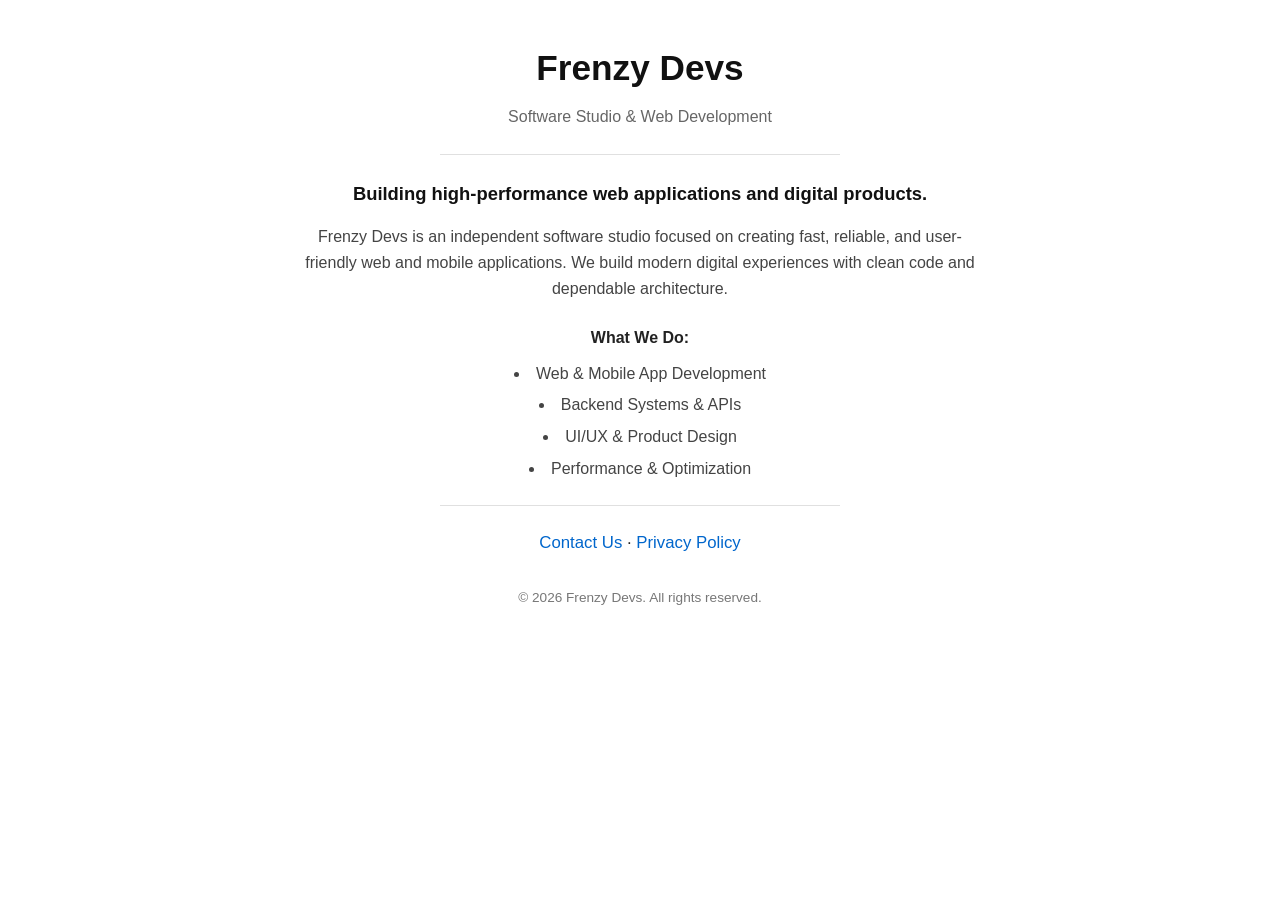
<file: index.html>
<!DOCTYPE html>
<html lang="en">

<head>
  <meta charset="UTF-8">
  <meta name="viewport" content="width=device-width, initial-scale=1.0">
  <title>Frenzy Devs</title>
  <link rel="stylesheet" href="styles.css">
</head>

<body>
  <div class="container">
    <h1>Frenzy Devs</h1>
    <p class="subtitle">Software Studio &amp; Web Development</p>

    <hr>

    <p class="tagline"><strong>Building high-performance web applications and digital products.</strong></p>

    <p class="description">
      Frenzy Devs is an independent software studio focused on creating fast, reliable, and user-friendly web and mobile applications. We build modern digital experiences with clean code and dependable architecture.
    </p>

    <div class="services">
      <p><strong>What We Do:</strong></p>
      <ul>
        <li>Web &amp; Mobile App Development</li>
        <li>Backend Systems &amp; APIs</li>
        <li>UI/UX &amp; Product Design</li>
        <li>Performance &amp; Optimization</li>
      </ul>
    </div>

    <hr>

    <div class="links">
      <a href="mailto:contact@frenzydevs.com">Contact Us</a> · 
      <a href="./privacy/index.html">Privacy Policy</a>
    </div>

    <footer>
      <p>&copy; 2026 Frenzy Devs. All rights reserved.</p>
    </footer>
  </div>
</body>

</html>
</file>
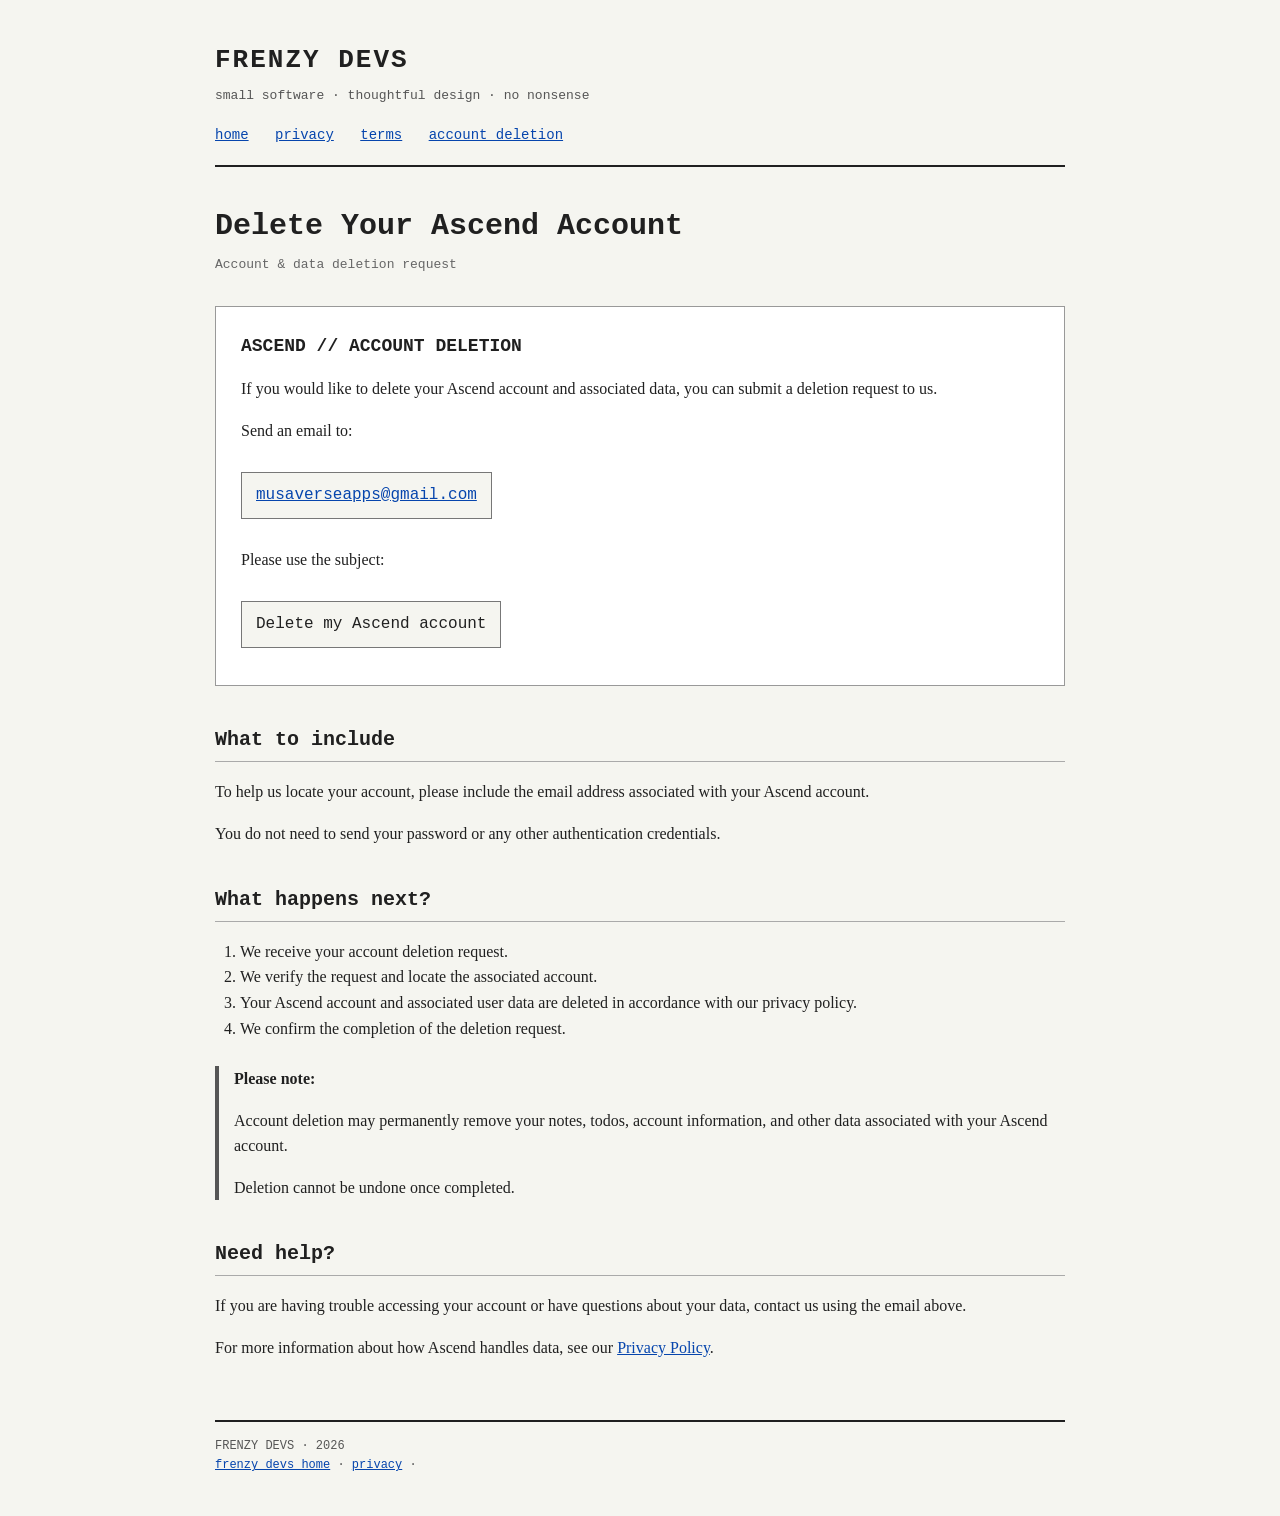
<file: delete-account/index.html>
<!DOCTYPE html>
<html lang="en">
<head>
    <meta charset="UTF-8">

    <meta name="viewport" content="width=device-width, initial-scale=1.0">

    <title>Delete Account — Ascend</title>

    <meta
        name="description"
        content="Request deletion of your Ascend account and associated data."
    >

    <style>
        body {
            margin: 0;
            background: #f5f5f0;
            color: #202020;
            font-family: Georgia, "Times New Roman", serif;
            line-height: 1.6;
        }

        .page {
            width: 90%;
            max-width: 850px;
            margin: 40px auto;
        }

        header {
            border-bottom: 2px solid #202020;
            padding-bottom: 18px;
            margin-bottom: 35px;
        }

        .logo {
            font-family: "Courier New", monospace;
            font-size: 26px;
            font-weight: bold;
            letter-spacing: 2px;
        }

        .tagline {
            font-family: "Courier New", monospace;
            font-size: 13px;
            color: #555;
            margin-top: 4px;
        }

        nav {
            margin-top: 18px;
            font-family: "Courier New", monospace;
            font-size: 14px;
        }

        nav a {
            margin-right: 18px;
        }

        a {
            color: #0645ad;
            text-decoration: underline;
        }

        a:hover {
            background: #0645ad;
            color: white;
            text-decoration: none;
        }

        h1,
        h2 {
            font-family: "Courier New", monospace;
        }

        h1 {
            font-size: 30px;
            margin-bottom: 5px;
        }

        h2 {
            font-size: 20px;
            margin-top: 38px;
            border-bottom: 1px solid #aaa;
            padding-bottom: 5px;
        }

        .subtitle {
            font-family: "Courier New", monospace;
            color: #666;
            font-size: 13px;
        }

        .box {
            border: 1px solid #999;
            background: #fff;
            padding: 25px;
            margin: 30px 0;
        }

        .box-title {
            font-family: "Courier New", monospace;
            font-size: 18px;
            font-weight: bold;
            margin-bottom: 15px;
        }

        .email {
            display: inline-block;
            margin: 12px 0;
            padding: 10px 14px;
            border: 1px solid #777;
            background: #f5f5f0;
            font-family: "Courier New", monospace;
        }

        .warning {
            border-left: 4px solid #555;
            padding-left: 15px;
            margin: 25px 0;
        }

        ol {
            padding-left: 25px;
        }

        footer {
            margin-top: 60px;
            padding-top: 15px;
            border-top: 2px solid #202020;
            font-family: "Courier New", monospace;
            font-size: 12px;
            color: #555;
        }

        @media (max-width: 600px) {
            .page {
                width: 92%;
                margin: 25px auto;
            }

            h1 {
                font-size: 25px;
            }
        }
    </style>
</head>

<body>

<div class="page">

    <header>

        <div class="logo">FRENZY DEVS</div>

        <div class="tagline">
            small software · thoughtful design · no nonsense
        </div>

        <nav>
            <a href="/">home</a>
            <a href="/privacy/">privacy</a>
            <a href="/terms/">terms</a>
            <a href="/delete-account/">account deletion</a>
        </nav>

    </header>


    <main>

        <h1>Delete Your Ascend Account</h1>

        <div class="subtitle">
            Account &amp; data deletion request
        </div>


        <div class="box">

            <div class="box-title">
                ASCEND // ACCOUNT DELETION
            </div>

            <p>
                If you would like to delete your Ascend account and
                associated data, you can submit a deletion request to us.
            </p>

            <p>
                Send an email to:
            </p>

            <div class="email">
                <a href="mailto:musaverseapps@gmail.com">
                    musaverseapps@gmail.com
                </a>
            </div>

            <p>
                Please use the subject:
            </p>

            <div class="email">
                Delete my Ascend account
            </div>

        </div>


        <h2>What to include</h2>

        <p>
            To help us locate your account, please include the email
            address associated with your Ascend account.
        </p>

        <p>
            You do not need to send your password or any other
            authentication credentials.
        </p>


        <h2>What happens next?</h2>

        <ol>
            <li>
                We receive your account deletion request.
            </li>

            <li>
                We verify the request and locate the associated account.
            </li>

            <li>
                Your Ascend account and associated user data are
                deleted in accordance with our privacy policy.
            </li>

            <li>
                We confirm the completion of the deletion request.
            </li>
        </ol>


        <div class="warning">

            <strong>Please note:</strong>

            <p>
                Account deletion may permanently remove your notes,
                todos, account information, and other data associated
                with your Ascend account.
            </p>

            <p>
                Deletion cannot be undone once completed.
            </p>

        </div>


        <h2>Need help?</h2>

        <p>
            If you are having trouble accessing your account or have
            questions about your data, contact us using the email above.
        </p>

        <p>
            For more information about how Ascend handles data, see our
            <a href="../privacy/index.html">Privacy Policy</a>.
        </p>

    </main>


    <footer>

        FRENZY DEVS · 2026
        <br>

        <a href="/">frenzy devs home</a>
        ·
        <a href="../privacy/index.html">privacy</a>
        ·
        <!-- <a href="/terms/">terms</a> -->

    </footer>

</div>

</body>
</html>
</file>
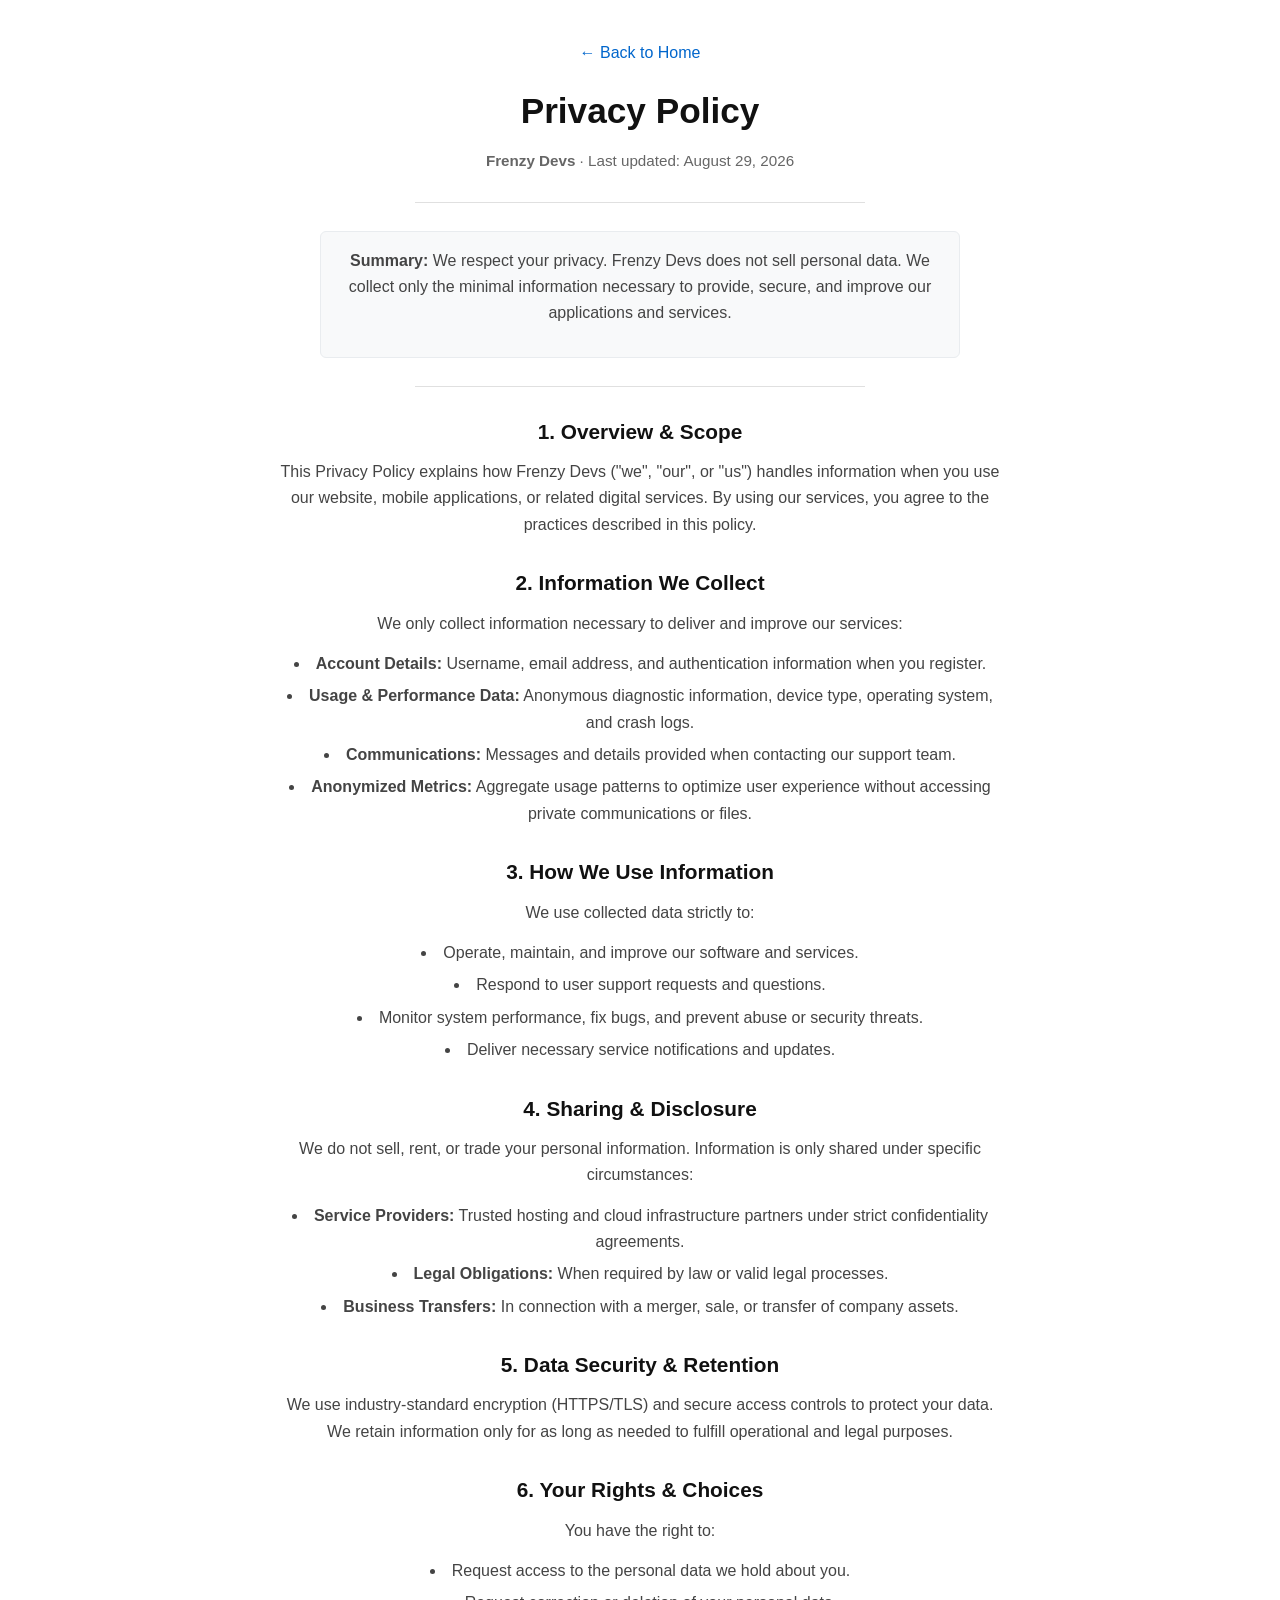
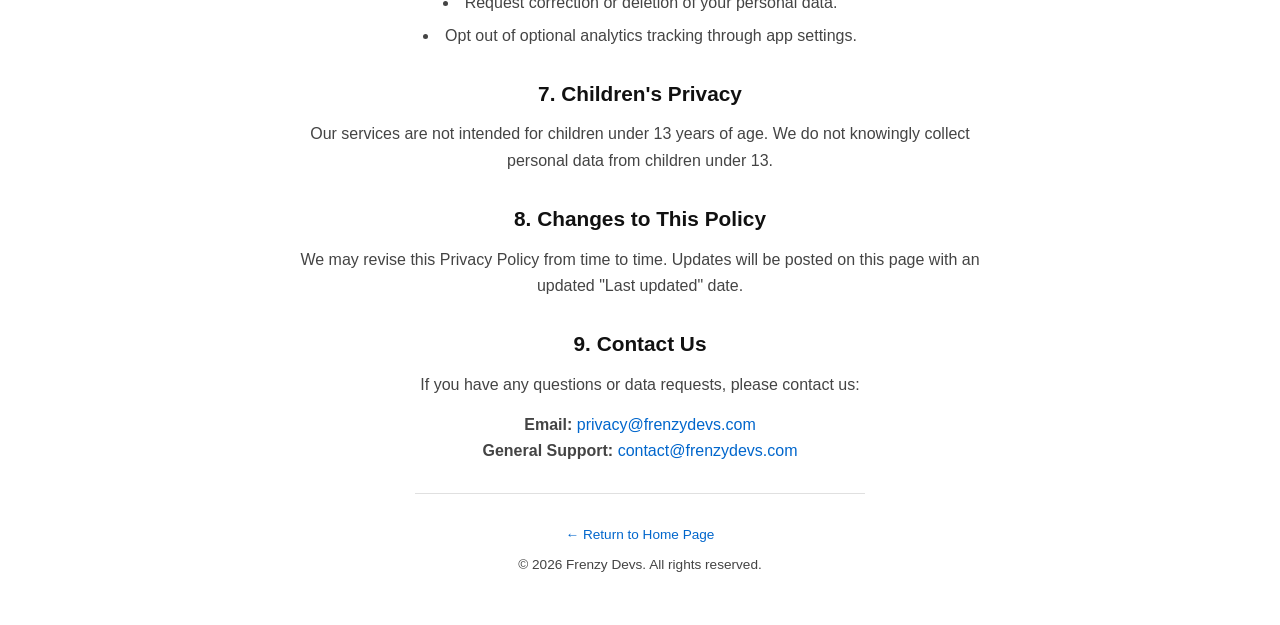
<file: privacy/index.html>
<!DOCTYPE html>
<html lang="en">

<head>
  <meta charset="UTF-8">
  <meta name="viewport" content="width=device-width, initial-scale=1.0">
  <title>Privacy Policy · Frenzy Devs</title>
  <link rel="stylesheet" href="styles.css">
</head>

<body>
  <div class="container">
    <p><a href="../index.html">&larr; Back to Home</a></p>

    <h1>Privacy Policy</h1>
    <p class="subtitle"><strong>Frenzy Devs</strong> · Last updated: August 29, 2026</p>

    <hr>

    <div class="summary">
      <p><strong>Summary:</strong> We respect your privacy. Frenzy Devs does not sell personal data. We collect only the minimal information necessary to provide, secure, and improve our applications and services.</p>
    </div>

    <hr>

    <h2>1. Overview &amp; Scope</h2>
    <p>
      This Privacy Policy explains how Frenzy Devs ("we", "our", or "us") handles information when you use our website, mobile applications, or related digital services. By using our services, you agree to the practices described in this policy.
    </p>

    <h2>2. Information We Collect</h2>
    <p>We only collect information necessary to deliver and improve our services:</p>
    <ul>
      <li><strong>Account Details:</strong> Username, email address, and authentication information when you register.</li>
      <li><strong>Usage &amp; Performance Data:</strong> Anonymous diagnostic information, device type, operating system, and crash logs.</li>
      <li><strong>Communications:</strong> Messages and details provided when contacting our support team.</li>
      <li><strong>Anonymized Metrics:</strong> Aggregate usage patterns to optimize user experience without accessing private communications or files.</li>
    </ul>

    <h2>3. How We Use Information</h2>
    <p>We use collected data strictly to:</p>
    <ul>
      <li>Operate, maintain, and improve our software and services.</li>
      <li>Respond to user support requests and questions.</li>
      <li>Monitor system performance, fix bugs, and prevent abuse or security threats.</li>
      <li>Deliver necessary service notifications and updates.</li>
    </ul>

    <h2>4. Sharing &amp; Disclosure</h2>
    <p>We do not sell, rent, or trade your personal information. Information is only shared under specific circumstances:</p>
    <ul>
      <li><strong>Service Providers:</strong> Trusted hosting and cloud infrastructure partners under strict confidentiality agreements.</li>
      <li><strong>Legal Obligations:</strong> When required by law or valid legal processes.</li>
      <li><strong>Business Transfers:</strong> In connection with a merger, sale, or transfer of company assets.</li>
    </ul>

    <h2>5. Data Security &amp; Retention</h2>
    <p>
      We use industry-standard encryption (HTTPS/TLS) and secure access controls to protect your data. We retain information only for as long as needed to fulfill operational and legal purposes.
    </p>

    <h2>6. Your Rights &amp; Choices</h2>
    <p>You have the right to:</p>
    <ul>
      <li>Request access to the personal data we hold about you.</li>
      <li>Request correction or deletion of your personal data.</li>
      <li>Opt out of optional analytics tracking through app settings.</li>
    </ul>

    <h2>7. Children's Privacy</h2>
    <p>
      Our services are not intended for children under 13 years of age. We do not knowingly collect personal data from children under 13.
    </p>

    <h2>8. Changes to This Policy</h2>
    <p>
      We may revise this Privacy Policy from time to time. Updates will be posted on this page with an updated "Last updated" date.
    </p>

    <h2>9. Contact Us</h2>
    <p>If you have any questions or data requests, please contact us:</p>
    <p>
      <strong>Email:</strong> <a href="mailto:privacy@frenzydevs.com">privacy@frenzydevs.com</a><br>
      <strong>General Support:</strong> <a href="mailto:contact@frenzydevs.com">contact@frenzydevs.com</a>
    </p>

    <hr>

    <footer>
      <p><a href="../index.html">&larr; Return to Home Page</a></p>
      <p>&copy; 2026 Frenzy Devs. All rights reserved.</p>
    </footer>
  </div>
</body>

</html>
</file>
<file: styles.css>
* {
  box-sizing: border-box;
  margin: 0;
  padding: 0;
}

body {
  font-family: -apple-system, BlinkMacSystemFont, "Segoe UI", Roboto, Arial, sans-serif;
  background-color: #ffffff;
  color: #222222;
  line-height: 1.6;
  padding: 40px 20px;
  text-align: center;
}

.container {
  max-width: 680px;
  margin: 0 auto;
  text-align: center;
}

h1 {
  font-size: 2.2rem;
  margin-bottom: 8px;
  color: #111111;
}

.subtitle {
  font-size: 1rem;
  color: #666666;
  margin-bottom: 20px;
}

.tagline {
  font-size: 1.15rem;
  margin: 20px 0 16px 0;
  color: #111111;
}

.description {
  font-size: 1rem;
  color: #444444;
  margin-bottom: 24px;
}

.services {
  margin: 24px 0;
}

.services p {
  margin-bottom: 10px;
}

ul {
  list-style-position: inside;
  list-style-type: disc;
  margin: 10px 0 20px 0;
  padding: 0;
  text-align: center;
}

li {
  margin-bottom: 6px;
  color: #444444;
}

hr {
  border: 0;
  border-top: 1px solid #e0e0e0;
  margin: 24px auto;
  max-width: 400px;
}

.links {
  margin: 24px 0;
  font-size: 1.05rem;
}

a {
  color: #0066cc;
  text-decoration: none;
}

a:hover {
  text-decoration: underline;
}

footer {
  margin-top: 30px;
  font-size: 0.85rem;
  color: #777777;
}
</file>
<file: privacy/styles.css>
* {
  box-sizing: border-box;
  margin: 0;
  padding: 0;
}

body {
  font-family: -apple-system, BlinkMacSystemFont, "Segoe UI", Roboto, Arial, sans-serif;
  background-color: #ffffff;
  color: #222222;
  line-height: 1.65;
  padding: 40px 20px;
  text-align: center;
}

.container {
  max-width: 720px;
  margin: 0 auto;
  text-align: center;
}

h1 {
  font-size: 2.2rem;
  margin-top: 16px;
  margin-bottom: 8px;
  color: #111111;
}

.subtitle {
  font-size: 0.95rem;
  color: #666666;
  margin-bottom: 20px;
}

.summary {
  background-color: #f8f9fa;
  border: 1px solid #e9ecef;
  border-radius: 6px;
  padding: 16px 20px;
  margin: 20px auto;
  max-width: 640px;
  color: #333333;
}

h2 {
  font-size: 1.3rem;
  margin-top: 28px;
  margin-bottom: 10px;
  color: #111111;
}

p {
  color: #444444;
  margin-bottom: 14px;
}

ul {
  list-style-position: inside;
  list-style-type: disc;
  margin: 10px 0 18px 0;
  padding: 0;
  text-align: center;
}

li {
  margin-bottom: 6px;
  color: #444444;
}

hr {
  border: 0;
  border-top: 1px solid #e0e0e0;
  margin: 28px auto;
  max-width: 450px;
}

a {
  color: #0066cc;
  text-decoration: none;
}

a:hover {
  text-decoration: underline;
}

footer {
  margin-top: 30px;
  font-size: 0.85rem;
  color: #777777;
}

footer p {
  margin-bottom: 8px;
}
</file>
